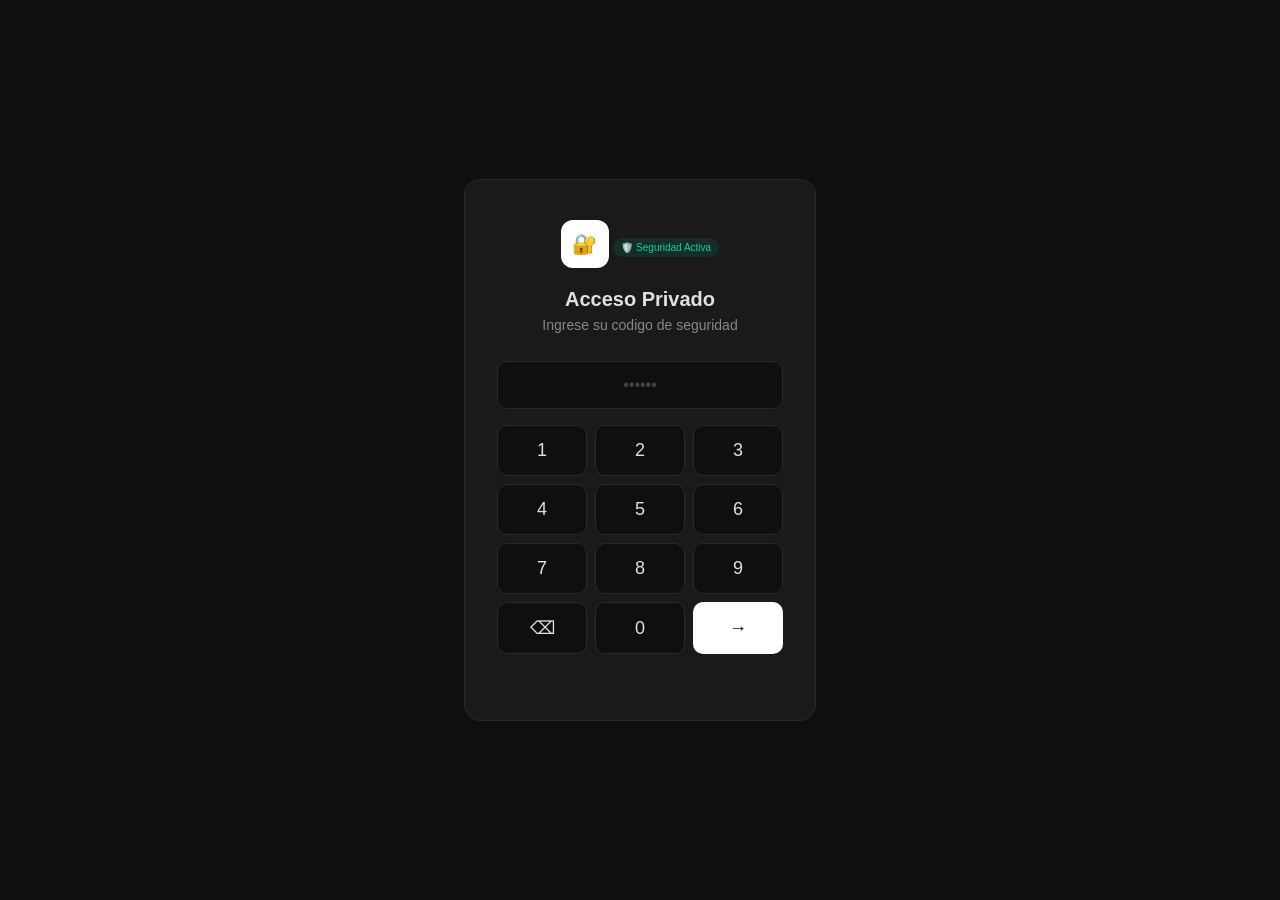
<file: index.html>
<!DOCTYPE html>
<html lang="es">
<head>
    <meta charset="UTF-8">
    <meta name="viewport" content="width=device-width, initial-scale=1.0">
    <title>Acceso Privado</title>
    <meta name="robots" content="noindex, nofollow">
    <style>
        :root {
            --bg: #0f0f0f;
            --card: #1a1a1a;
            --border: #2a2a2a;
            --text: #e0e0e0;
            --text-dim: #888;
            --accent: #ffffff;
            --error: #ff4444;
            --radius: 16px;
        }
        * { margin: 0; padding: 0; box-sizing: border-box; }
        body {
            background: var(--bg);
            color: var(--text);
            font-family: -apple-system, BlinkMacSystemFont, 'Segoe UI', sans-serif;
            height: 100vh;
            display: flex;
            align-items: center;
            justify-content: center;
            -webkit-tap-highlight-color: transparent;
        }
        .container { width: 100%; max-width: 400px; padding: 24px; }
        .card {
            background: var(--card);
            border: 1px solid var(--border);
            border-radius: var(--radius);
            padding: 40px 32px 32px;
            text-align: center;
        }
        .icon {
            width: 48px; height: 48px;
            background: var(--accent);
            border-radius: 12px;
            display: inline-flex;
            align-items: center; justify-content: center;
            font-size: 20px; margin-bottom: 20px;
            color: var(--bg);
        }
        h1 { font-size: 20px; font-weight: 600; margin-bottom: 6px; }
        .subtitle { font-size: 14px; color: var(--text-dim); margin-bottom: 28px; }
        .input-group { margin-bottom: 16px; }
        input {
            width: 100%; padding: 14px 16px;
            background: var(--bg);
            border: 1px solid var(--border);
            border-radius: 10px;
            color: var(--text);
            font-size: 16px; text-align: center;
            letter-spacing: 2px;
            font-family: inherit;
            outline: none;
        }
        input:focus { border-color: #555; }
        input::placeholder { color: #444; letter-spacing: 0; }
        .keypad {
            display: grid;
            grid-template-columns: repeat(3, 1fr);
            gap: 8px; margin-bottom: 12px;
        }
        .keypad button {
            padding: 14px; font-size: 18px;
            background: var(--bg);
            border: 1px solid var(--border);
            border-radius: 10px;
            color: var(--text);
            cursor: pointer;
            font-family: inherit; font-weight: 500;
            user-select: none;
            -webkit-user-select: none;
        }
        .keypad button:active { background: #333; transform: scale(0.96); }
        .keypad button.action {
            background: var(--accent);
            color: var(--bg); border: none; font-weight: 600;
        }
        .keypad button.action:active { background: #ddd; }
        .alert {
            font-size: 13px; padding: 8px;
            border-radius: 8px; margin-top: 12px; display: none;
        }
        .alert.error { background: rgba(255,68,68,0.1); color: var(--error); display: block; }
        .alert.success { background: rgba(0,255,100,0.1); color: #00cc66; display: block; }
        .attempts { font-size: 12px; color: var(--text-dim); margin-top: 16px; min-height: 18px; }
        .attempts.warn { color: var(--error); }
        .shield {
            display: inline-block;
            padding: 4px 8px;
            background: rgba(0,210,160,0.1);
            border-radius: 20px;
            font-size: 10px;
            color: #00d2a0;
            margin-bottom: 16px;
        }
    </style>
</head>
<body>
    <div class="container">
        <div class="card">
            <div class="icon">🔐</div>
            <span class="shield">🛡️ Seguridad Activa</span>
            <h1>Acceso Privado</h1>
            <p class="subtitle">Ingrese su codigo de seguridad</p>

            <div class="input-group">
                <input type="password" id="code" placeholder="••••••" maxlength="16" readonly>
            </div>

            <div class="keypad" id="keypad"></div>

            <div class="alert" id="alert"></div>
            <div class="attempts" id="attempts"></div>
        </div>
    </div>

    <script src="js/cripto.js?v=1784684890459"></script>
    <script src="js/auth.js?v=1784684890459"></script>
    <script>
        var CONFIG = {
            MAX_ATTEMPTS: 3,
            LOCKOUT_TIME: 300000,
            CODE_HASH: '37938b5f709794b49952ca757c95ffed5b9d72af61aa4093b98e8a30cd0f69ee1851e2ad3cf7e790d41e1c2053c8efaf9c8f5ad0d041d354dad818d5fbd6adcc'
        };

        var attempts = parseInt(localStorage.getItem('va_attempts') || '0');
        var lockout = parseInt(localStorage.getItem('va_lockout') || '0');

        buildKeypad();
        updateAttempts();

        if (Date.now() < lockout) { lockScreen(); }

        function buildKeypad() {
            var kp = document.getElementById('keypad'); kp.innerHTML = '';
            ['1','2','3','4','5','6','7','8','9'].forEach(function(d) {
                var b = document.createElement('button'); b.textContent = d;
                b.onclick = function() { add(d); }; kp.appendChild(b);
            });
            var clr = document.createElement('button'); clr.textContent = '⌫';
            clr.onclick = function() { document.getElementById('code').value = ''; };
            kp.appendChild(clr);
            var zero = document.createElement('button'); zero.textContent = '0';
            zero.onclick = function() { add('0'); }; kp.appendChild(zero);
            var go = document.createElement('button'); go.textContent = '→';
            go.className = 'action'; go.onclick = verify; kp.appendChild(go);
        }

        function add(d) {
            if (Date.now() < lockout) return;
            var inp = document.getElementById('code');
            if (inp.value.length < 16) inp.value += d;
        }

        async function verify() {
            if (Date.now() < lockout) return;
            var code = document.getElementById('code').value;
            if (code.length < 6) {
                showAlert('Codigo muy corto', 'error');
                return;
            }
            try {
                var hash = await CryptoManager.hashString(code, 1000);
                var ok = await CryptoManager.timingSafeCompare(hash, CONFIG.CODE_HASH);
                
                if (ok) {
                    // Registrar acceso exitoso
                    AuthManager.logAccess(true, 'Acceso con codigo maestro');
                    
                    // Verificar si hay actividad sospechosa
                    if (AuthManager.detectSuspicious()) {
                        showAlert('⚠️ Actividad sospechosa detectada. Se recomienda cambiar codigo.', 'error');
                        setTimeout(function() { grantAccess(); }, 2000);
                    } else {
                        showAlert('✅ Acceso concedido', 'success');
                        setTimeout(function() { grantAccess(); }, 400);
                    }
                } else {
                    // Registrar acceso fallido
                    AuthManager.logAccess(false, 'Codigo incorrecto');
                    
                    attempts++;
                    localStorage.setItem('va_attempts', attempts);
                    document.getElementById('code').value = '';
                    if (attempts >= CONFIG.MAX_ATTEMPTS) {
                        lockout = Date.now() + CONFIG.LOCKOUT_TIME;
                        localStorage.setItem('va_lockout', lockout);
                        lockScreen();
                    } else {
                        showAlert('Codigo incorrecto', 'error');
                    }
                    updateAttempts();
                }
            } catch (e) {
                showAlert('Error. Intente de nuevo.', 'error');
            }
        }

        function grantAccess() {
            sessionStorage.setItem('secure_session', CryptoManager.generateSessionToken());
            sessionStorage.setItem('session_expiry', Date.now() + 3600000);
            localStorage.removeItem('va_attempts');
            localStorage.removeItem('va_lockout');
            window.location.href = 'vault.html';
        }

        function lockScreen() {
            document.getElementById('keypad').style.opacity = '0.4';
            document.getElementById('keypad').style.pointerEvents = 'none';
            var remaining = Math.ceil((lockout - Date.now()) / 1000);
            showAlert('⛔ Bloqueado. Espere ' + remaining + 's', 'error');
            var timer = setInterval(function() {
                var r = Math.ceil((lockout - Date.now()) / 1000);
                if (r <= 0) {
                    clearInterval(timer);
                    document.getElementById('keypad').style.opacity = '1';
                    document.getElementById('keypad').style.pointerEvents = '';
                    document.getElementById('alert').style.display = 'none';
                    attempts = 0;
                    localStorage.removeItem('va_attempts');
                    localStorage.removeItem('va_lockout');
                    lockout = 0;
                    updateAttempts();
                } else {
                    showAlert('⛔ Bloqueado. Espere ' + r + 's', 'error');
                }
            }, 1000);
        }

        function showAlert(msg, type) {
            var a = document.getElementById('alert');
            a.textContent = msg;
            a.className = 'alert ' + type;
            if (type === 'success') setTimeout(function() { a.style.display = 'none'; }, 1500);
        }

        function updateAttempts() {
            var a = document.getElementById('attempts');
            if (attempts > 0) {
                a.textContent = 'Intentos: ' + attempts + '/' + CONFIG.MAX_ATTEMPTS;
                a.className = attempts >= 2 ? 'attempts warn' : 'attempts';
            } else {
                a.textContent = '';
                a.className = 'attempts';
            }
        }
    </script>
</body>
</html>
</file>
<file: css/vault.css>
:root {
    --bg: #0a0a0f;
    --surface: #13131a;
    --card: #1a1a24;
    --border: #252530;
    --text: #e8e8f0;
    --text-dim: #8888a0;
    --accent: #6c5ce7;
    --accent-light: #a29bfe;
    --green: #00d2a0;
    --red: #ff4757;
    --orange: #ffa502;
    --radius: 12px;
    --shadow: 0 4px 24px rgba(0,0,0,0.3);
}

* { margin: 0; padding: 0; box-sizing: border-box; }

body {
    background: var(--bg);
    color: var(--text);
    font-family: -apple-system, BlinkMacSystemFont, 'Segoe UI', system-ui, sans-serif;
    min-height: 100vh;
    -webkit-tap-highlight-color: transparent;
    -webkit-font-smoothing: antialiased;
}

.app { display: flex; min-height: 100vh; }

/* Sidebar */
.sidebar {
    width: 260px;
    background: var(--surface);
    border-right: 1px solid var(--border);
    display: flex;
    flex-direction: column;
    position: fixed;
    top: 0; left: 0; bottom: 0;
    z-index: 100;
    transition: transform 0.3s;
}

.sidebar-header {
    padding: 24px 20px;
    border-bottom: 1px solid var(--border);
}

.logo {
    font-size: 18px;
    font-weight: 700;
    display: flex;
    align-items: center;
    gap: 10px;
    color: var(--text);
}

.logo span { font-size: 24px; }

.sidebar nav {
    flex: 1;
    padding: 12px 12px;
    display: flex;
    flex-direction: column;
    gap: 4px;
    overflow-y: auto;
}

.nav-btn {
    width: 100%;
    padding: 12px 16px;
    background: transparent;
    border: none;
    border-radius: 10px;
    color: var(--text-dim);
    font-size: 14px;
    cursor: pointer;
    text-align: left;
    transition: all 0.2s;
    font-family: inherit;
    display: flex;
    align-items: center;
    gap: 10px;
}

.nav-btn:hover { background: var(--card); color: var(--text); }
.nav-btn.active { background: var(--accent); color: #fff; font-weight: 600; }

.sidebar-footer {
    padding: 16px 20px;
    border-top: 1px solid var(--border);
}

.storage-info-box {
    margin-bottom: 12px;
}

.storage-header {
    display: flex;
    justify-content: space-between;
    align-items: center;
    margin-bottom: 8px;
}

.storage-header span {
    font-size: 11px;
    color: var(--text-dim);
}

.storage-header .total {
    color: var(--accent-light);
    font-weight: 600;
}

.storage-bar {
    height: 6px;
    background: var(--border);
    border-radius: 3px;
    margin-bottom: 8px;
    overflow: hidden;
}

.storage-fill {
    height: 100%;
    background: linear-gradient(90deg, var(--accent), var(--accent-light));
    border-radius: 3px;
    transition: width 0.5s;
    width: 0%;
}

.storage-services {
    display: flex;
    flex-wrap: wrap;
    gap: 4px;
    margin-bottom: 8px;
}

.service-dot {
    width: 8px;
    height: 8px;
    border-radius: 50%;
    cursor: pointer;
    transition: transform 0.2s;
}

.service-dot:hover { transform: scale(1.5); }
.service-dot.active { box-shadow: 0 0 6px currentColor; }
.service-dot.inactive { opacity: 0.3; }

.btn-expand {
    width: 100%;
    padding: 8px;
    background: var(--card);
    border: 1px solid var(--border);
    border-radius: 8px;
    color: var(--accent-light);
    font-size: 11px;
    cursor: pointer;
    font-family: inherit;
    transition: all 0.2s;
    margin-bottom: 12px;
    display: flex;
    align-items: center;
    justify-content: center;
    gap: 6px;
}

.btn-expand:hover {
    background: var(--accent);
    color: #fff;
    border-color: var(--accent);
}

.logout-btn {
    width: 100%;
    padding: 10px;
    background: var(--card);
    border: 1px solid var(--border);
    border-radius: 8px;
    color: var(--red);
    font-size: 13px;
    cursor: pointer;
    font-family: inherit;
    transition: all 0.2s;
}

.logout-btn:hover { background: var(--red); color: #fff; border-color: var(--red); }

/* Main */
.main {
    flex: 1;
    margin-left: 260px;
    padding: 0;
    min-height: 100vh;
}

.topbar {
    padding: 16px 24px;
    background: var(--surface);
    border-bottom: 1px solid var(--border);
    display: flex;
    align-items: center;
    gap: 16px;
    position: sticky;
    top: 0;
    z-index: 50;
}

.menu-toggle {
    display: none;
    background: none;
    border: none;
    color: var(--text);
    font-size: 22px;
    cursor: pointer;
    padding: 4px 8px;
}

.search-box {
    flex: 1;
    display: flex;
    align-items: center;
    gap: 8px;
    background: var(--bg);
    border: 1px solid var(--border);
    border-radius: 10px;
    padding: 10px 16px;
    max-width: 400px;
}

.search-box input {
    background: none;
    border: none;
    color: var(--text);
    font-size: 14px;
    width: 100%;
    outline: none;
    font-family: inherit;
}

.badge {
    padding: 6px 12px;
    border-radius: 20px;
    font-size: 12px;
    font-weight: 500;
    background: rgba(0,210,160,0.1);
    color: var(--green);
    border: 1px solid rgba(0,210,160,0.2);
}

/* Views */
.view { display: none; padding: 24px; animation: fadeIn 0.25s; }
.view.active { display: block; }

@keyframes fadeIn { from { opacity: 0; transform: translateY(8px); } to { opacity: 1; transform: translateY(0); } }

/* Stats */
.stats-grid {
    display: grid;
    grid-template-columns: repeat(auto-fit, minmax(200px, 1fr));
    gap: 16px;
    margin-bottom: 24px;
}

.stat-card {
    background: var(--card);
    border: 1px solid var(--border);
    border-radius: var(--radius);
    padding: 20px;
    display: flex;
    align-items: center;
    gap: 16px;
}

.stat-icon { font-size: 32px; }
.stat-value { font-size: 28px; font-weight: 700; display: block; }
.stat-label { font-size: 13px; color: var(--text-dim); }

.section { background: var(--card); border: 1px solid var(--border); border-radius: var(--radius); padding: 20px; }
.section h3 { margin-bottom: 16px; font-size: 16px; }

.activity-item {
    display: flex; align-items: center; gap: 12px;
    padding: 10px 0; border-bottom: 1px solid var(--border);
    font-size: 13px;
}
.activity-item:last-child { border-bottom: none; }
.activity-item span:last-child { color: var(--text-dim); margin-left: auto; font-size: 11px; }

/* Forms */
.form-container {
    max-width: 700px;
    background: var(--card);
    border: 1px solid var(--border);
    border-radius: var(--radius);
    padding: 32px;
}

.form-container h2 { margin-bottom: 8px; font-size: 20px; }
.form-desc { color: var(--text-dim); font-size: 14px; margin-bottom: 24px; }

.form-row { display: grid; grid-template-columns: 1fr 1fr; gap: 16px; }
.form-group { margin-bottom: 20px; }
.form-group label { display: block; font-size: 13px; color: var(--text-dim); margin-bottom: 6px; font-weight: 500; }

.form-group input, .form-group textarea, .form-group select {
    width: 100%; padding: 12px 14px;
    background: var(--bg); border: 1px solid var(--border);
    border-radius: 10px; color: var(--text);
    font-size: 14px; font-family: inherit; outline: none;
    transition: border 0.2s;
}

.form-group input:focus, .form-group textarea:focus, .form-group select:focus {
    border-color: var(--accent);
}

.form-group select { cursor: pointer; appearance: none; }

.dropzone {
    border: 2px dashed var(--border);
    border-radius: 12px; padding: 32px; text-align: center;
    cursor: pointer; transition: all 0.2s; background: var(--bg);
}

.dropzone:hover, .dropzone.active { border-color: var(--accent); background: rgba(108,92,231,0.05); }
.dropzone-content span { font-size: 36px; display: block; margin-bottom: 8px; }
.dropzone-content p { font-size: 14px; }
.dropzone-content .small { font-size: 11px; color: var(--text-dim); margin-top: 4px; }

.file-list { margin-top: 12px; }
.file-item {
    display: flex; align-items: center; gap: 10px;
    padding: 8px 12px; background: var(--bg);
    border: 1px solid var(--border); border-radius: 8px;
    margin-bottom: 6px; font-size: 13px;
}
.file-item span:last-child { color: var(--text-dim); font-size: 11px; margin-left: auto; }

.link-row {
    display: flex; gap: 8px; margin-bottom: 8px;
}
.link-input { flex: 1; }
.btn-icon {
    background: var(--bg); border: 1px solid var(--border);
    color: var(--red); padding: 8px 12px; border-radius: 8px;
    cursor: pointer; font-size: 14px;
}
.btn-add {
    background: none; border: 1px dashed var(--border);
    color: var(--accent-light); padding: 8px 16px; border-radius: 8px;
    cursor: pointer; font-size: 13px; font-family: inherit; margin-top: 4px;
}

.form-actions { display: flex; gap: 10px; margin-top: 24px; }
.btn-primary, .btn-secondary {
    padding: 12px 24px; border-radius: 10px; font-size: 14px;
    font-weight: 600; cursor: pointer; font-family: inherit; border: none;
    transition: all 0.2s;
}
.btn-primary { background: var(--accent); color: #fff; }
.btn-primary:hover { background: #7c6ff7; }
.btn-primary:disabled { opacity: 0.5; cursor: not-allowed; }
.btn-secondary { background: var(--bg); color: var(--text); border: 1px solid var(--border); }
.btn-secondary:hover { background: var(--border); }
.btn-sm {
    padding: 6px 12px; border-radius: 6px; font-size: 12px;
    background: var(--bg); color: var(--text);
    border: 1px solid var(--border); cursor: pointer;
    text-decoration: none; font-family: inherit; display: inline-block;
}
.btn-sm:hover { background: var(--border); }

/* Result */
.result-card { text-align: center; padding: 20px 0; }
.success-icon { font-size: 56px; margin-bottom: 12px; }
.token-box {
    background: var(--bg); border: 1px solid var(--border);
    border-radius: 12px; padding: 20px; margin: 16px 0;
}
.token-box code { display: block; font-size: 16px; color: var(--accent-light); letter-spacing: 1px; margin: 8px 0; word-break: break-all; }
.token-box button {
    padding: 8px 16px; border-radius: 8px; background: var(--accent);
    color: #fff; border: none; cursor: pointer; font-family: inherit; font-size: 13px;
}
.warn-box {
    background: rgba(255,165,2,0.08); border: 1px solid rgba(255,165,2,0.2);
    border-radius: 10px; padding: 14px; color: var(--orange); font-size: 13px;
}

/* Token search */
.token-search { display: flex; gap: 10px; margin-bottom: 16px; }
.token-search input { flex: 1; }
.token-error {
    background: rgba(255,71,87,0.08); border: 1px solid rgba(255,71,87,0.2);
    color: var(--red); padding: 10px 14px; border-radius: 8px;
    font-size: 13px; margin-bottom: 12px; display: none;
}
.doc-header-bar { display: flex; justify-content: space-between; align-items: center; margin-bottom: 16px; }
.verified-badge {
    padding: 4px 12px; border-radius: 20px; font-size: 11px;
    background: rgba(0,210,160,0.1); color: var(--green);
    border: 1px solid rgba(0,210,160,0.2);
}
.doc-card {
    background: var(--bg); border: 1px solid var(--border);
    border-radius: 10px; padding: 20px; margin-bottom: 16px;
}
.doc-card h4 { font-size: 18px; margin-bottom: 8px; }
.doc-meta { display: flex; gap: 16px; font-size: 12px; color: var(--text-dim); margin-bottom: 10px; }
.tags { display: flex; gap: 6px; flex-wrap: wrap; margin-top: 8px; }
.tag {
    padding: 4px 10px; background: rgba(108,92,231,0.1);
    border-radius: 20px; font-size: 11px; color: var(--accent-light);
}
.file-row {
    display: flex; justify-content: space-between; align-items: center;
    padding: 10px 14px; background: var(--bg);
    border: 1px solid var(--border); border-radius: 8px;
    margin-bottom: 6px; flex-wrap: wrap; gap: 8px;
}
.file-info { display: flex; align-items: center; gap: 8px; font-size: 13px; }
.file-size { color: var(--text-dim); font-size: 11px; }
.file-actions { display: flex; gap: 6px; }
.links-section { margin-bottom: 16px; }
.links-section h4 { margin-bottom: 8px; }
.link-item {
    display: block; padding: 8px 12px; background: var(--bg);
    border: 1px solid var(--border); border-radius: 6px;
    color: var(--accent-light); text-decoration: none; font-size: 13px;
    margin-bottom: 4px; word-break: break-all;
}

/* Vault Grid */
.section-header { display: flex; justify-content: space-between; align-items: center; margin-bottom: 20px; flex-wrap: wrap; gap: 12px; }
.filter-bar { display: flex; gap: 8px; }
.filter-bar select {
    padding: 8px 12px; background: var(--bg); border: 1px solid var(--border);
    border-radius: 8px; color: var(--text); font-size: 13px; font-family: inherit; cursor: pointer;
}
.vault-grid { display: grid; grid-template-columns: repeat(auto-fill, minmax(280px, 1fr)); gap: 12px; }
.vault-card {
    background: var(--card); border: 1px solid var(--border);
    border-radius: 10px; padding: 16px; display: flex; align-items: center;
    gap: 12px; cursor: pointer; transition: all 0.2s;
}
.vault-card:hover { border-color: var(--accent); box-shadow: var(--shadow); }
.vault-card-icon { font-size: 28px; }
.vault-card-info strong { display: block; font-size: 13px; margin-bottom: 4px; }
.vault-card-info code { font-size: 11px; color: var(--accent-light); display: block; }
.vault-card-date { font-size: 10px; color: var(--text-dim); }
.empty-state { text-align: center; padding: 60px 20px; color: var(--text-dim); }
.empty-state span { font-size: 48px; display: block; margin-bottom: 12px; }
.empty-state p { font-size: 16px; }
.empty-state .small { font-size: 13px; margin-top: 4px; }

/* Storage Modal */
.modal-overlay {
    display: none;
    position: fixed;
    top: 0; left: 0; right: 0; bottom: 0;
    background: rgba(0,0,0,0.7);
    z-index: 200;
    align-items: center;
    justify-content: center;
}

.modal-overlay.open { display: flex; }

.modal {
    background: var(--surface);
    border: 1px solid var(--border);
    border-radius: 16px;
    padding: 32px;
    max-width: 550px;
    width: 90%;
    max-height: 80vh;
    overflow-y: auto;
}

.modal h3 { font-size: 20px; margin-bottom: 8px; }
.modal p { color: var(--text-dim); font-size: 13px; margin-bottom: 20px; }

.service-list { display: flex; flex-direction: column; gap: 10px; }

.service-item {
    display: flex; align-items: center; justify-content: space-between;
    padding: 14px 16px;
    background: var(--bg);
    border: 1px solid var(--border);
    border-radius: 10px;
    transition: all 0.2s;
}

.service-item:hover { border-color: var(--accent); }

.service-info { display: flex; align-items: center; gap: 12px; }

.service-icon {
    width: 40px; height: 40px;
    border-radius: 10px;
    display: flex; align-items: center; justify-content: center;
    font-size: 20px;
}

.service-name { font-weight: 600; font-size: 14px; display: block; }
.service-free { font-size: 11px; color: var(--green); }

.service-status {
    font-size: 11px;
    padding: 6px 12px;
    border-radius: 20px;
    font-weight: 500;
}

.service-status.connected {
    background: rgba(0,210,160,0.1);
    color: var(--green);
    border: 1px solid rgba(0,210,160,0.2);
}

.service-status.disconnected {
    background: rgba(255,71,87,0.1);
    color: var(--red);
    border: 1px solid rgba(255,71,87,0.2);
}

.btn-connect {
    padding: 8px 16px;
    background: var(--accent);
    color: #fff;
    border: none;
    border-radius: 8px;
    font-size: 12px;
    cursor: pointer;
    font-family: inherit;
    transition: all 0.2s;
}

.btn-connect:hover { background: #7c6ff7; }
.btn-connect:disabled { opacity: 0.4; cursor: not-allowed; }

.modal-close {
    width: 100%;
    margin-top: 20px;
    padding: 12px;
    background: var(--card);
    border: 1px solid var(--border);
    border-radius: 10px;
    color: var(--text);
    font-size: 14px;
    cursor: pointer;
    font-family: inherit;
}

/* Mobile */
@media (max-width: 768px) {
    .sidebar { transform: translateX(-100%); }
    .sidebar.open { transform: translateX(0); }
    .main { margin-left: 0; }
    .menu-toggle { display: block; }
    .form-row { grid-template-columns: 1fr; }
    .stats-grid { grid-template-columns: 1fr 1fr; }
    .vault-grid { grid-template-columns: 1fr; }
    .search-box { max-width: none; }
    .modal { width: 95%; padding: 20px; }
}
</file>
